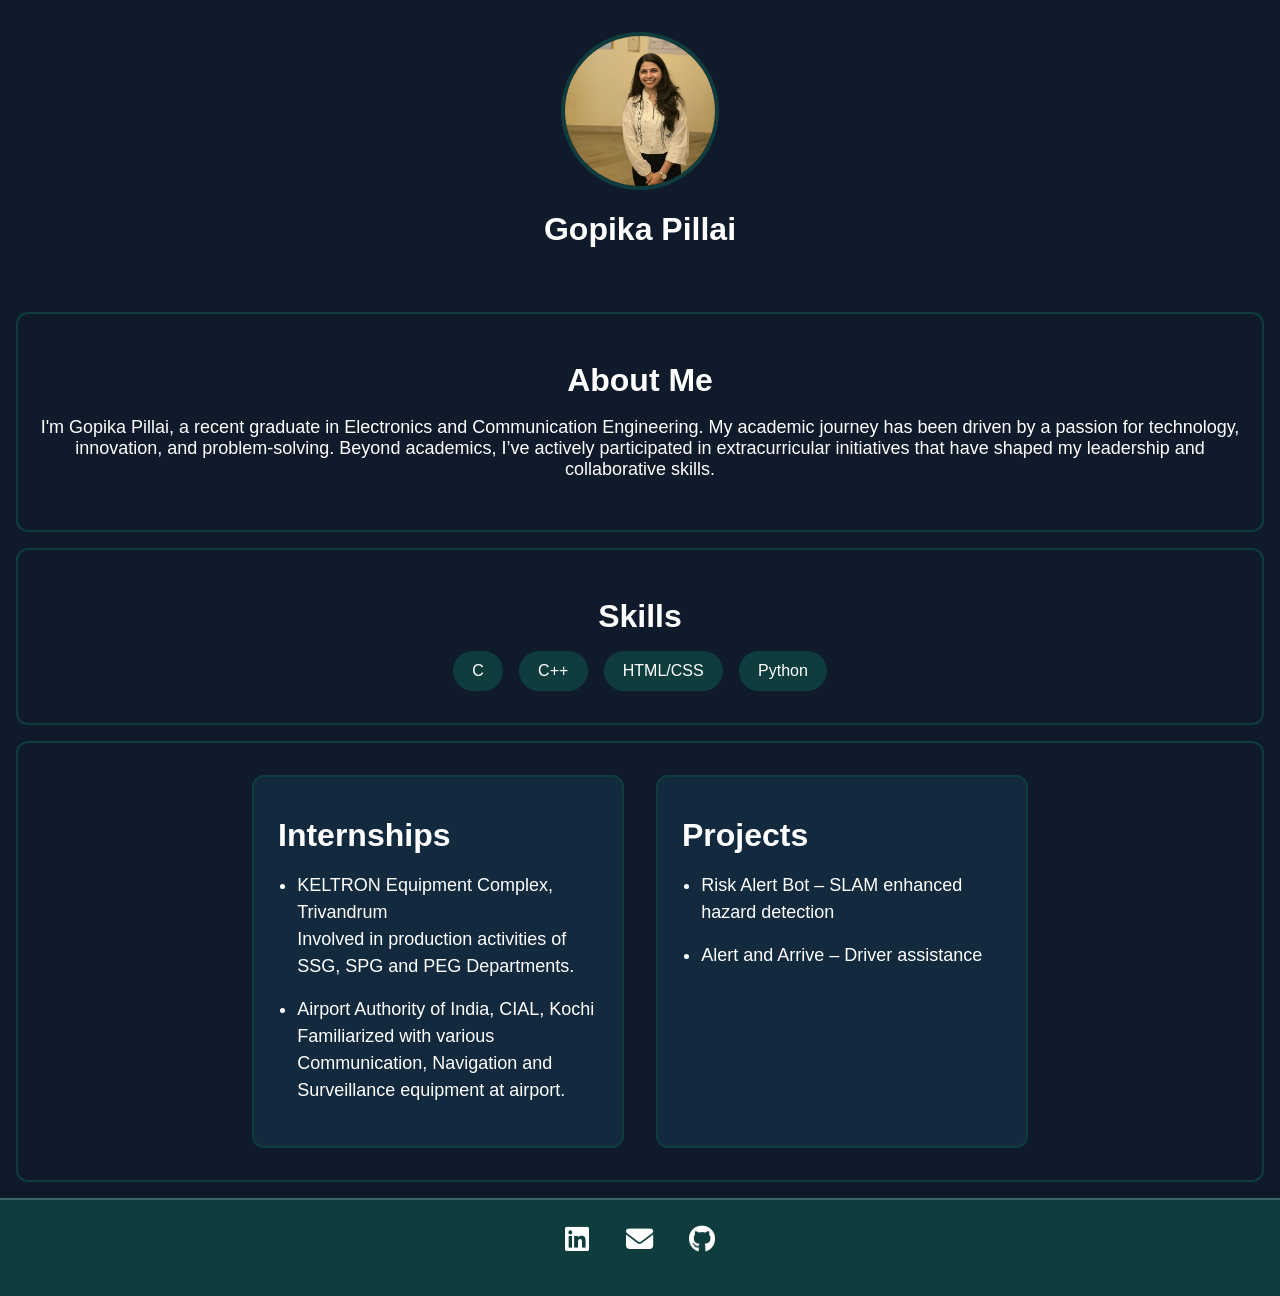
<file: index.html>
<!-- index.html -->
<!DOCTYPE html>
<html lang="en">
<head>
  <meta charset="UTF-8" />
  <meta name="viewport" content="width=device-width, initial-scale=1.0" />
  <title>Gopika Pillai - Portfolio</title>
  <link rel="stylesheet" href="style.css" />
  <link rel="stylesheet" href="https://cdnjs.cloudflare.com/ajax/libs/font-awesome/6.5.0/css/all.min.css" />
</head>
<body>
  <header>
    <img src="images/gopika (3).jpg" alt="Gopika Pillai" class="profile-pic" />
    <h1>Gopika Pillai</h1>
  </header>

  <section>
    <h2>About Me</h2>
    <p>
      I'm Gopika Pillai, a recent graduate in Electronics and Communication Engineering.
      My academic journey has been driven by a passion for technology, innovation,
      and problem-solving. Beyond academics, I’ve actively participated in extracurricular
      initiatives that have shaped my leadership and collaborative skills.
    </p>
  </section>

  <section>
    <h2>Skills</h2>
    <div class="skills">
      <div>C</div>
      <div>C++</div>
      <div>HTML/CSS</div>
      <div>Python</div>
    </div>
  </section>

  <section class="split-section">
    <div class="split-box">
      <h2>Internships</h2>
      <ul>
        <li>KELTRON Equipment Complex, Trivandrum<br>Involved in production activities of SSG, SPG and PEG Departments.</li>
        <li>Airport Authority of India, CIAL, Kochi<br>Familiarized with various Communication, Navigation and Surveillance equipment at airport.</li>
      </ul>
    </div>
    <div class="split-box">
      <h2>Projects</h2>
      <ul>
        <li>Risk Alert Bot – SLAM enhanced hazard detection</li>
        <li>Alert and Arrive – Driver assistance</li>
      </ul>
    </div>
  </section>

  <footer>
    <div class="social-links">
      <a href="https://www.linkedin.com/in/gopika-pillai-/" target="_blank" aria-label="LinkedIn"><i class="fab fa-linkedin"></i></a>
      <a href="mailto:youremail@example.com" target="_blank" aria-label="Email"><i class="fas fa-envelope"></i></a>
      <a href="https://github.com/yourusername" target="_blank" aria-label="GitHub"><i class="fab fa-github"></i></a>
    </div>
  </footer>

  <script src="script.js"></script>
</body>
</html>
</file>
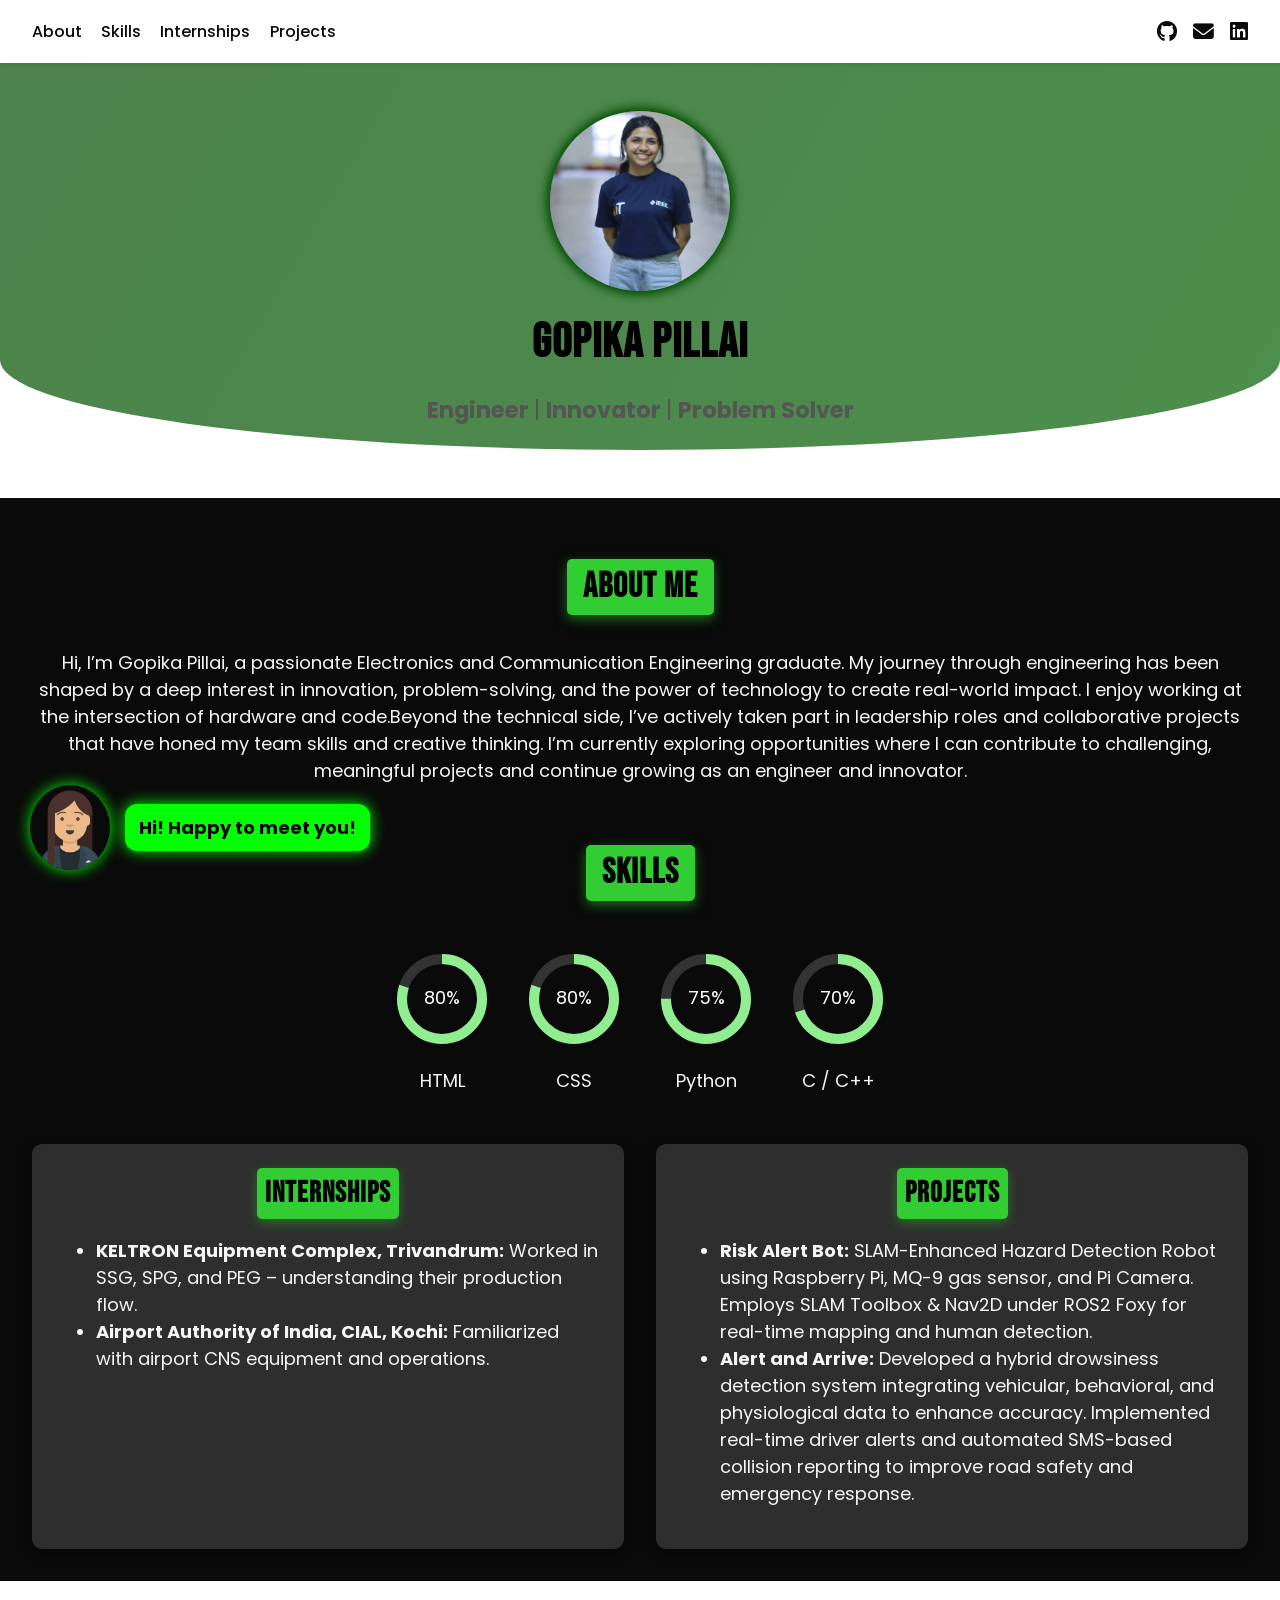
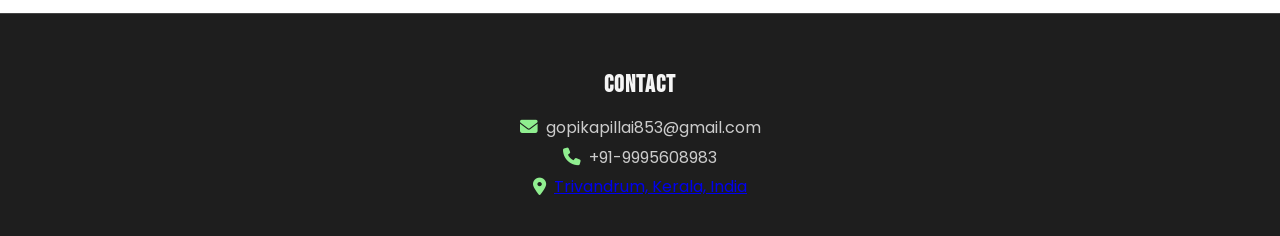
<file: docs/index.html>
<!DOCTYPE html>
<html lang="en">
<head>
  <meta charset="UTF-8" />
  <meta name="viewport" content="width=device-width, initial-scale=1.0" />
  <title>Gopika Pillai | Portfolio</title>
  <link rel="stylesheet" href="style.css" />
  <script src="script.js" defer></script>
  <link href="https://fonts.googleapis.com/css2?family=Bebas+Neue&family=Poppins&display=swap" rel="stylesheet">
  <link rel="stylesheet" href="https://cdnjs.cloudflare.com/ajax/libs/font-awesome/6.4.0/css/all.min.css" />
</head>


<body>
   <div id="avatar-container" class="avatar-popin">
    <img src="images/avatar.png" alt="Avatar" id="avatar">
    <p class="speech-bubble">Hi! Happy to meet you!</p>
  </div>
  <header>
    <nav class="main-nav">
      <a href="#about">About</a>
      <a href="#skills">Skills</a>
      <a href="#internships">Internships</a>
      <a href="#projects">Projects</a>
    </nav>
    <div class="social-icons">
      <a href="https://github.com/Gp853" target="_blank" title="GitHub"><i class="fab fa-github"></i></a>
      <a href="mailto:gopikapillai853@gmail.com" title="Email"><i class="fas fa-envelope"></i></a>
      <a href="https://www.linkedin.com/in/gopika-pillai-/" target="_blank" title="LinkedIn"><i class="fab fa-linkedin"></i></a>
    </div>
  </header>
<section class="hero">
  <div class="green-animation-bg"></div>

  <div class="hero-content">
  <img src="images/gopika.jpeg" alt="Gopika Photo">
  <h1>Gopika Pillai</h1>
  <p><b> Engineer </b>| <b> Innovator </b>| <b> Problem Solver</b></p>
  </div>
</section>

  <div class="content">
    <section id="about" class="section fade-in">
      <h2>About Me</h2>
      <p>Hi, I’m Gopika Pillai, a passionate Electronics and Communication Engineering graduate. My journey through engineering has been shaped by a deep interest in innovation, problem-solving, and the power of technology to create real-world impact. 
        I enjoy working at the intersection of hardware and code.Beyond the technical side, I’ve actively taken part in leadership roles and collaborative projects that have honed my team skills and creative thinking. I’m currently exploring opportunities where I can contribute to challenging, meaningful projects and continue growing as an engineer and innovator.</p>
    </section>

   <section id="skills" class="section fade-in">
  <h2>Skills</h2>
  <div class="skills-container">
    <div class="skill">
      <svg class="progress-circle" width="100" height="100">
        <circle class="bg" cx="50" cy="50" r="40"></circle>
        <circle class="progress" cx="50" cy="50" r="40" data-percentage="80"></circle>
        <text x="50" y="55" text-anchor="middle" fill="#fff" font-size="18px">80%</text>
      </svg>
      <p>HTML</p>
    </div>

    <div class="skill">
      <svg class="progress-circle" width="100" height="100">
        <circle class="bg" cx="50" cy="50" r="40"></circle>
        <circle class="progress" cx="50" cy="50" r="40" data-percentage="80"></circle>
        <text x="50" y="55" text-anchor="middle" fill="#fff" font-size="18px">80%</text>
      </svg>
      <p>CSS</p>
    </div>

    <div class="skill">
      <svg class="progress-circle" width="100" height="100">
        <circle class="bg" cx="50" cy="50" r="40"></circle>
        <circle class="progress" cx="50" cy="50" r="40" data-percentage="75"></circle>
        <text x="50" y="55" text-anchor="middle" fill="#fff" font-size="18px">75%</text>
      </svg>
      <p>Python</p>
    </div>

    <div class="skill">
      <svg class="progress-circle" width="100" height="100">
        <circle class="bg" cx="50" cy="50" r="40"></circle>
        <circle class="progress" cx="50" cy="50" r="40" data-percentage="70"></circle>
        <text x="50" y="55" text-anchor="middle" fill="#fff" font-size="18px">70%</text>
      </svg>
      <p>C / C++</p>
    </div>
  </div>
</section>

    <div class="projects-internships-container">
      <section id="internships" class="internships-box fade-in">
        <h2>Internships</h2>
        <ul>
          <li><strong>KELTRON Equipment Complex, Trivandrum:</strong> Worked in SSG, SPG, and PEG – understanding their production flow.</li>
          <li><strong>Airport Authority of India, CIAL, Kochi:</strong> Familiarized with airport CNS equipment and operations.</li>
        </ul>
      </section>

      <section id="projects" class="projects-box fade-in">
        <h2>Projects</h2>
        <ul>
          <li><strong>Risk Alert Bot:</strong> SLAM-Enhanced Hazard Detection Robot using Raspberry Pi, MQ-9 gas sensor, and Pi Camera. Employs SLAM Toolbox & Nav2D under ROS2 Foxy for real-time mapping and human detection.</li>
          <li><strong>Alert and Arrive:</strong> Developed a hybrid drowsiness detection system integrating vehicular, behavioral, and physiological data to enhance accuracy. Implemented real-time driver alerts and automated SMS-based collision reporting to improve road safety and emergency response.</li>
        </ul>
      </section>
    </div>
  </div>

  <footer>
    <h3>Contact</h3>
    <p><i class="fas fa-envelope"></i> gopikapillai853@gmail.com</p>
    <p><i class="fas fa-phone"></i> +91-9995608983</p>
    <p><i class="fas fa-map-marker-alt"></i> 
    <a href="https://www.google.com/maps/place/Trivandrum,+Kerala,+India" target="_blank">
      Trivandrum, Kerala, India
    </a>
  </p>
  </footer>
</body>
</html>
</file>
<file: style.css>
/* styles.css */
:root {
  --bg: #0f1a2b;
  --accent: #0f3d3e;
  --text: #ffffff;
}

body {
  margin: 0;
  font-family: 'Segoe UI', sans-serif;
  background-color: var(--bg);
  color: var(--text);
  overflow-x: hidden;
  position: relative;
  font-size: 18px;
}

header {
  text-align: center;
  padding: 2rem 1rem;
}

.profile-pic {
  width: 150px;
  height: 150px;
  border-radius: 50%;
  object-fit: cover;
  border: 4px solid var(--accent);
}

h1, h2 {
  margin: 1rem 0;
  color: var(--text);
  font-size: 2rem;
}

section {
  padding: 2rem 1rem;
  text-align: center;
  border: 2px solid var(--accent);
  border-radius: 12px;
  margin: 1rem;
  animation: fadeBox 1.5s ease-in-out;
}

@keyframes fadeBox {
  0% { opacity: 0; transform: scale(0.95); }
  100% { opacity: 1; transform: scale(1); }
}

.skills {
  display: flex;
  flex-wrap: wrap;
  justify-content: center;
  gap: 1rem;
}

.skills div {
  background: var(--accent);
  padding: 0.7rem 1.2rem;
  border-radius: 20px;
  font-size: 1rem;
}

.split-section {
  display: flex;
  flex-wrap: wrap;
  gap: 2rem;
  justify-content: center;
  padding: 2rem 1rem;
}

.split-box {
  background: #132a3e;
  padding: 1.5rem;
  border-radius: 12px;
  width: 320px;
  border: 2px solid var(--accent);
  animation: fadeBox 1.5s ease-in-out;
  text-align: left;
}

.split-box ul {
  padding-left: 1.2rem;
}

.split-box li {
  margin-bottom: 1rem;
  line-height: 1.5;
}

footer {
  text-align: center;
  padding: 1.5rem;
  background: var(--accent);
  color: var(--text);
  font-size: 1rem;
  border-top: 2px solid #fff3;
}

.social-links {
  margin-bottom: 1rem;
}

.social-links a {
  color: white;
  margin: 0 1rem;
  font-size: 1.7rem;
  transition: color 0.3s ease;
}

.social-links a:hover {
  color: #80ffdb;
}

.sparkle {
  position: absolute;
  width: 8px;
  height: 8px;
  background: radial-gradient(circle, #fff 0%, transparent 70%);
  pointer-events: none;
  border-radius: 50%;
  animation: sparkleFade 0.8s ease-out forwards;
}

@keyframes sparkleFade {
  0% { opacity: 1; transform: scale(1); }
  100% { opacity: 0; transform: scale(2); }
}
</file>
<file: docs/style.css>
:root {
  --primary: #ffffff;
  --secondary: #0a0a0a;
  --accent: #90ee90;
  --text-dark: #000000;
  --text-light: #f5f5f5;
  --box-bg: #1e1e1e;
}

@import url('https://fonts.googleapis.com/css2?family=Bebas+Neue&family=Poppins&display=swap');
@import url('https://cdnjs.cloudflare.com/ajax/libs/font-awesome/6.4.0/css/all.min.css');

body {
  margin: 0;
  font-family: 'Poppins', sans-serif;
  font-size: clamp(1rem, 2.5vw, 1.125rem);
  color: var(--text-dark);
}

h1, h2, h3 {
  font-family: 'Bebas Neue', cursive;
  text-transform: uppercase;
  letter-spacing: 1px;
  text-align: center;
}

header {
  background: var(--primary);
  padding: 1rem 2rem;
  display: flex;
  justify-content: space-between;
  align-items: center;
  box-shadow: 0 2px 5px rgba(0, 0, 0, 0.1);
}

.main-nav {
  display: flex;
  gap: 1.2rem;
}

.main-nav a {
  color: var(--secondary);
  font-weight: 500;
  text-decoration: none;
  font-size: 1rem;
  transition: color 0.3s ease;
}

.main-nav a:hover {
  color: var(--accent);
}

.social-icons {
  display: flex;
  gap: 1rem;
}

.social-icons a {
  color: var(--secondary);
  font-size: 1.3rem;
  text-decoration: none;
  transition: transform 0.3s ease, color 0.3s ease;
}

.social-icons a:hover {
  transform: scale(1.2);
  color: var(--accent);
}


.hero {
  background: transparent;
  text-align: center;
  padding: 3rem 2rem;
}

.hero img {
  width: 180px;
  height: 180px;
  border-radius: 50%;
  object-fit: cover;
  margin-bottom: 1rem;
  box-shadow: 0 0 10px 4px #004d00
}

.hero h1 {
  font-size: clamp(2rem, 5vw, 3rem);
  margin: 0;
}

.hero p {
  font-size: clamp(1rem, 2.5vw, 1.4rem);
  color: #555;
}

.content {
  background: var(--secondary);
  color: var(--text-light);
  padding: 2rem;
}

.section {
  margin-bottom: 2rem;
  text-align: center;
}

.section h2 {
  font-size: clamp(1.6rem, 4vw, 2.2rem);
  margin-bottom: 1rem;
  background-color: #32cd32;
  color: black;
  padding: 0.4rem 1rem;
  display: inline-block;
  border-radius: 5px;
  box-shadow: 0 4px 12px rgba(50, 205, 50, 0.5);
  transition: transform 0.3s ease, box-shadow 0.3s ease;
}

.section h2:hover {
  transform: translateY(-3px);
  box-shadow: 0 6px 18px rgba(50, 205, 50, 0.7);
}

.socials {
  display: flex;
  gap: 1rem;
  justify-content: center;
  margin-top: 1.5rem;
}

.socials a {
  color: var(--accent);
  font-size: 1.5rem;
  transition: transform 0.3s ease;
}

.socials a:hover {
  transform: scale(1.2);
}

/* Projects & Internships Section */
.projects-internships-container {
  display: flex;
  flex-direction: row;
  gap: 2rem;
  justify-content: space-between;
  flex-wrap: wrap;
}

.projects-box,
.internships-box {
  background: #2e2e2e;
  padding: 1.5rem;
  border-radius: 10px;
  flex: 1 1 48%;
  box-shadow: 0 4px 10px rgba(0, 0, 0, 0.4);
  box-sizing: border-box;
  position: relative;
  transition: transform 0.3s ease, box-shadow 0.3s ease;
  text-align: left;
}

.projects-box:hover,
.internships-box:hover {
  transform: translateY(-5px);
  box-shadow: 0 8px 20px rgba(0, 0, 0, 0.5);
}

.projects-box h2,
.internships-box h2 {
  background-color: #32cd32;
  color: black;
  padding: 0.5rem;
  border-radius: 5px;
  font-size: clamp(1.4rem, 3.5vw, 1.8rem);
  width: fit-content;
  margin: 0 auto 1rem auto;
  text-align: center;
  box-shadow: 0 4px 12px rgba(50, 205, 50, 0.4);
  transition: transform 0.3s ease, box-shadow 0.3s ease;
}

.projects-box h2:hover,
.internships-box h2:hover {
  transform: translateY(-3px);
  box-shadow: 0 6px 18px rgba(50, 205, 50, 0.6);
}

/* Skills Section with Circular Progress */
.skills-container {
  display: flex;
  flex-wrap: wrap;
  gap: 2rem;
  justify-content: center;
  align-items: center;
  margin-top: 2rem;
}

.skill {
  display: flex;
  flex-direction: column;
  align-items: center;
  color: var(--text-light);
}

.progress-circle {
  transform: rotate(-90deg);
}

.progress-circle circle.bg {
  fill: none;
  stroke: #333;
  stroke-width: 10;
}

.progress-circle circle.progress {
  fill: none;
  stroke: var(--accent);
  stroke-width: 10;
  stroke-dasharray: 251.2; /* 2 * π * r where r = 40 */
  stroke-dashoffset: 251.2;
  transition: stroke-dashoffset 1s ease;
}

.progress-circle text {
  transform: rotate(90deg);
  transform-origin: center;
}


/* Footer Section */
footer {
  background-color: var(--box-bg);
  color: var(--text-light);
  text-align: center;
  padding: 2rem 1rem;
  margin-top: 2rem;
  font-size: 1rem;
  border-top: 1px solid #444;
}

footer h3 {
  font-size: clamp(1.1rem, 3vw, 1.5rem);
  margin-bottom: 1rem;
}

footer p {
  margin: 0.3rem 0;
  color: #ccc;
  display: flex;
  align-items: center;
  justify-content: center;
  gap: 0.5rem;
}

footer p i {
  color: var(--accent);
  font-size: 1.1rem;
}

/* Floating Avatar Popup */
#avatar-container {
  position: fixed;
  bottom: 30px;
  left: 30px;
  display: flex;
  align-items: center;
  opacity: 0;
  transform: translateY(50%);
  animation: popin 1.2s ease-out forwards;
  transition: opacity 0.6s ease, transform 0.6s ease;
  z-index: 9999;
}

#avatar {
  width: 80px;
  height: auto;
  border-radius: 50%;
  box-shadow: 0 0 15px #0f0;
}

.speech-bubble {
  margin-left: 15px;
  background-color: #0f0;
  color: #000;
  padding: 10px 14px;
  border-radius: 12px;
  font-weight: bold;
  font-family: 'Poppins', sans-serif;
  box-shadow: 0 0 15px #0f0;
}

@keyframes popin {
  0% {
    opacity: 0;
    transform: translateY(50%);
  }
  100% {
    opacity: 1;
    transform: translateY(0);
  }
}


@media (max-width: 768px) {
  html {
    font-size: 90%;
  }

  header {
    flex-direction: column;
    align-items: center;
    gap: 1rem;
    text-align: center;
  }

  .main-nav {
    flex-direction: row;
    align-items: center;
  }

  .hero {
    padding: 2rem 1rem;
  }

  .hero img {
    width: 100px;
    height: 100px;
  }

  .hero h1 {
    font-size: 2rem;
  }

  .hero p {
    font-size: 1rem;
    padding: 0 1rem;
  }

  .section h2 {
    font-size: 1.6rem;
    padding: 0.4rem 1rem;
  }

  .projects-internships-container {
    flex-direction: column;
    gap: 1.5rem;
  }

  .projects-box,
  .internships-box {
    flex: 1 1 100%;
    padding: 1rem;
    font-size: 0.95rem;
  }

  .skills-container {
    display: flex;
    flex-wrap: wrap;
    justify-content: center;
    gap: 1rem;
    padding: 0 1rem;
  }

  .skill {
    width: 30vw;
    max-width: 100px;
    min-width: 70px;
    height: auto;
    display: flex;
    flex-direction: column;
    align-items: center;
  }

  .progress-circle {
    width: 100%;
    height: auto;
  }

  .progress-circle svg {
    width: 100%;
    height: auto;
  }

  .progress-circle circle.bg,
  .progress-circle circle.progress {
    stroke-width: 8;
  }

  .progress-circle text {
    font-size: 1rem;
  }

  .social-icons {
    justify-content: center;
    flex-wrap: wrap;
    gap: 0.8rem;
  }

  .socials {
    flex-direction: row;
    flex-wrap: wrap;
    gap: 0.8rem;
  }

  footer {
    padding: 1.5rem 1rem;
  }

  footer h3 {
    font-size: 1.2rem;
  }

  footer p {
    flex-direction: column;
    font-size: 0.85rem;
    gap: 0.3rem;
  }

  #avatar-container {
    bottom: 20px;
    left: 20px;
    flex-direction: column;
    align-items: center;
  }

  .speech-bubble {
    margin-left: 0;
    margin-top: 10px;
    font-size: 0.9rem;
    padding: 8px 12px;
    text-align: center;
  }
  
}

.green-animation-bg {
  position: absolute;
  top: 0;
  left: 0;
  width: 100%;
  height: 50%;
background: linear-gradient(120deg, #004d00, #006400, #32cd32, #90ee90);
  background-size: 400% 400%;
  animation: animateGreenBg 10s ease infinite;
  z-index: -1;
  opacity: 0.7;
  pointer-events: none;
  border-bottom-left-radius: 50% 20%;
  border-bottom-right-radius: 50% 20%;
}

@keyframes animateGreenBg {
  0% {
    background-position: 0% 50%;
  }
  50% {
    background-position: 100% 50%;
  }
  100% {
    background-position: 0% 50%;
  }
  
}
</file>
